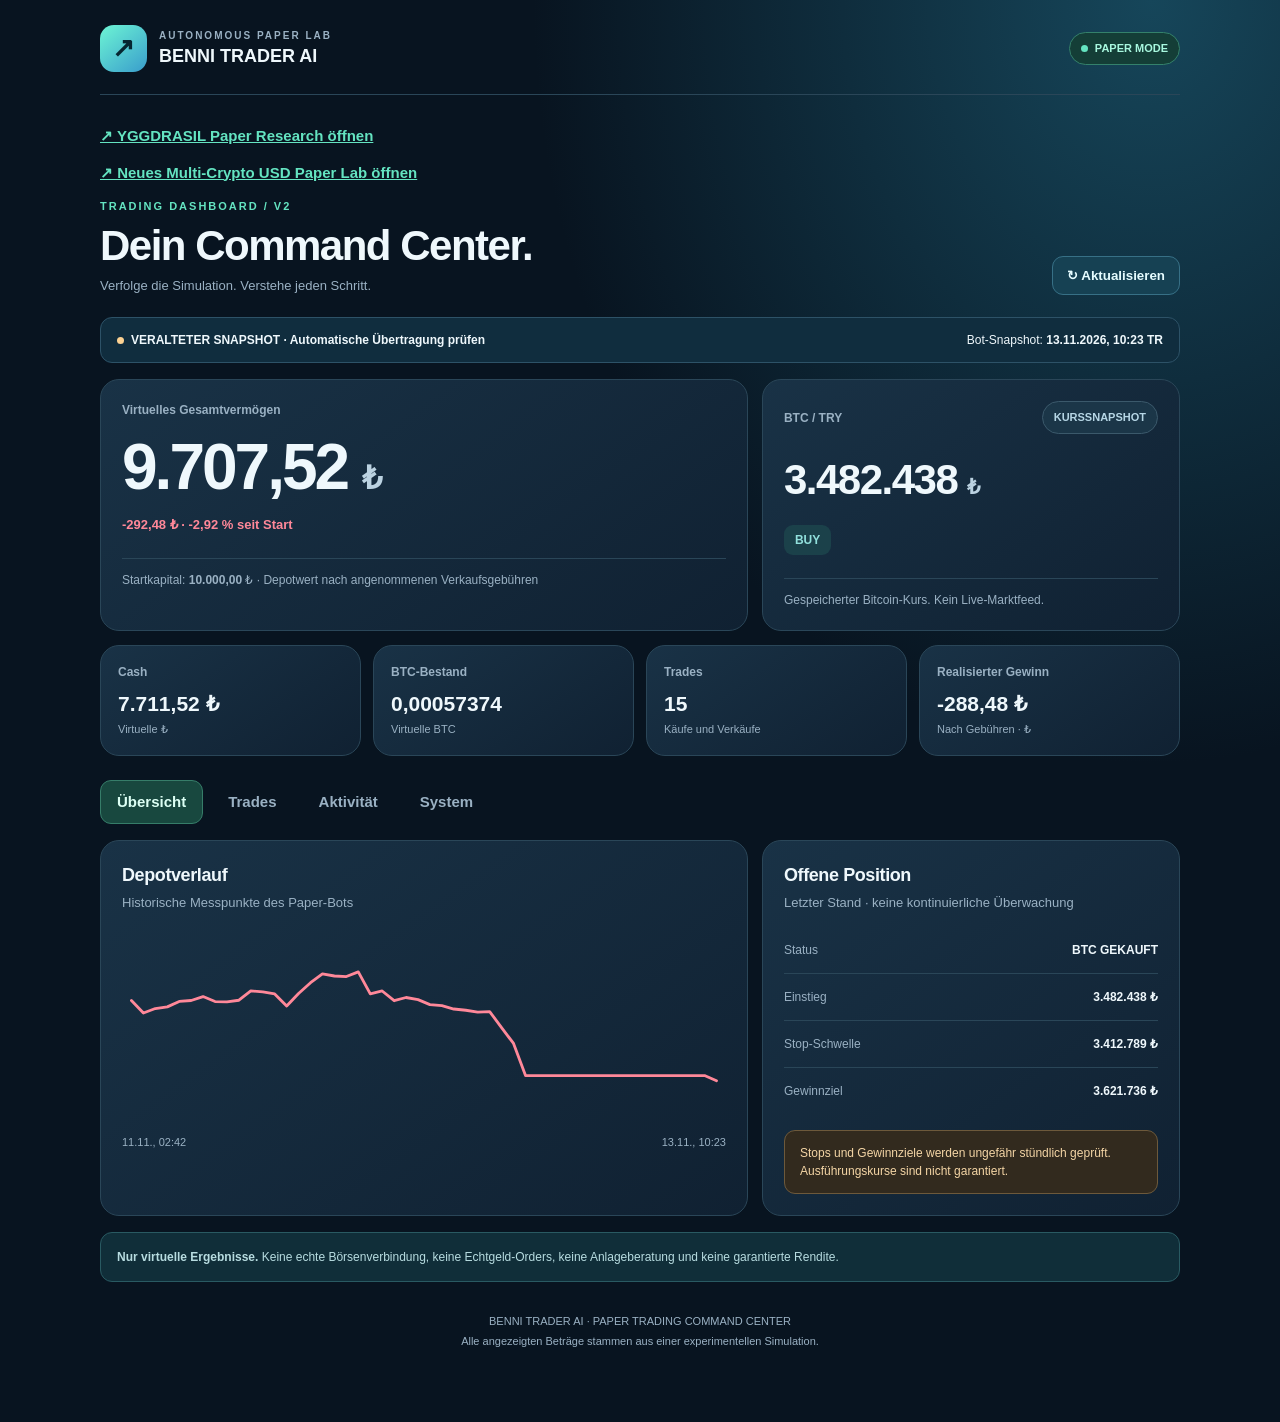
<file: index.html>
<!doctype html>
<html lang="de">
<head>
<meta charset="utf-8"><meta name="viewport" content="width=device-width,initial-scale=1">
<meta name="theme-color" content="#081420">
<meta name="description" content="BENNI TRADER AI, transparentes Paper-Trading-Dashboard mit Depotverlauf, Kursdaten und virtuellen Trades.">
<title>BENNI TRADER AI | Command Center</title>
<link rel="stylesheet" href="./styles.css">
<script src="./app.js" defer></script>
</head>
<body><main>
<header class="top">
<div class="brand"><div class="mark" aria-hidden="true">↗</div>
<div><div class="brand-small">AUTONOMOUS PAPER LAB</div><div class="brand-name">BENNI TRADER AI</div></div></div>
<span class="pill"><span class="dot"></span>PAPER MODE</span>
</header>
<p style="margin-bottom:14px"><a href="./paper.html" style="color:#64e4c1;font-weight:750">↗ YGGDRASIL Paper Research öffnen</a></p>
<p style="margin-bottom:14px"><a href="./multi.html" style="color:#64e4c1;font-weight:750">↗ Neues Multi-Crypto USD Paper Lab öffnen</a></p><div class="head"><div><div class="eyebrow">TRADING DASHBOARD / V2</div>
<h1>Dein Command Center.</h1><p class="sub">Verfolge die Simulation. Verstehe jeden Schritt.</p></div>
<button class="btn" id="refresh" type="button">↻ Aktualisieren</button></div>
<div class="status warning" id="statusBox" role="status" aria-live="polite">
<div><span class="dot"></span><strong id="statusText">Lade gespeicherte Bot-Daten …</strong></div>
<div>Bot-Snapshot: <strong id="updatedAt">Noch nicht geladen</strong></div>
</div>
<div class="layout">
<section class="card"><div class="label">Virtuelles Gesamtvermögen</div>
<div class="equity"><span id="equity">—</span> <span class="unit">₺</span></div>
<div class="change" id="change">Warte auf Snapshot …</div>
<div class="footline">Startkapital: <strong id="initial">—</strong> ₺ · Depotwert nach angenommenen Verkaufsgebühren</div></section>
<section class="card"><div class="between"><span class="label">BTC / TRY</span><span class="pill" style="background:#1b3648;border-color:#3b596b;color:#b6d6e5">KURSSNAPSHOT</span></div>
<div class="market"><span id="price">—</span> <span class="unit">₺</span></div>
<div class="signal" id="signal">—</div>
<div class="footline">Gespeicherter Bitcoin-Kurs. Kein Live-Marktfeed.</div></section>
</div>
<div class="metrics">
<section class="card metric"><div class="label">Cash</div><div class="value" id="cash">—</div><div class="hint">Virtuelle ₺</div></section>
<section class="card metric"><div class="label">BTC-Bestand</div><div class="value" id="btc">—</div><div class="hint">Virtuelle BTC</div></section>
<section class="card metric"><div class="label">Trades</div><div class="value" id="count">—</div><div class="hint">Käufe und Verkäufe</div></section>
<section class="card metric"><div class="label">Realisierter Gewinn</div><div class="value" id="realized">—</div><div class="hint">Nach Gebühren · ₺</div></section>
</div>
<nav class="tabs" aria-label="Dashboard-Bereiche">
<button type="button" data-view="overview" aria-selected="true">Übersicht</button>
<button type="button" data-view="trades" aria-selected="false">Trades</button>
<button type="button" data-view="events" aria-selected="false">Aktivität</button>
<button type="button" data-view="system" aria-selected="false">System</button>
</nav>
<section class="view" id="overview">
<div class="layout">
<div class="card"><h2>Depotverlauf</h2><p class="sub">Historische Messpunkte des Paper-Bots</p>
<div class="chart" id="chart"><p class="empty">Messpunkte werden geladen …</p></div>
<div class="chart-caption"><span id="chartStart">—</span><span id="chartEnd">—</span></div></div>
<div class="card"><h2>Offene Position</h2><p class="sub">Letzter Stand · keine kontinuierliche Überwachung</p>
<div style="margin-top:14px">
<div class="kv"><span>Status</span><strong id="position">—</strong></div>
<div class="kv"><span>Einstieg</span><strong id="entry">—</strong></div>
<div class="kv"><span>Stop-Schwelle</span><strong id="stop">—</strong></div>
<div class="kv"><span>Gewinnziel</span><strong id="target">—</strong></div>
</div><div class="notice">Stops und Gewinnziele werden ungefähr stündlich geprüft. Ausführungskurse sind nicht garantiert.</div></div>
</div></section>
<section class="view" id="trades" hidden><div class="card">
<h2>Virtuelle Trades</h2><p class="sub">Käufe, Verkäufe und Ergebnis</p>
<ul class="list" id="tradeList"><li class="empty">Noch keine Daten</li></ul></div></section>
<section class="view" id="events" hidden><div class="card">
<h2>Bot-Aktivität</h2><p class="sub">Gespeicherte BTC-Kurse und Signale</p>
<ul class="list" id="eventList"><li class="empty">Noch keine Daten</li></ul></div></section>
<section class="view" id="system" hidden>
<div class="layout">
<div class="card"><h2>Systemstatus</h2>
<div class="kv"><span>Modus</span><strong class="positive">Nur Paper-Trading</strong></div>
<div class="kv"><span>Markt</span><strong>BTC / TRY</strong></div>
<div class="kv"><span>Browser prüft Updates</span><strong>Alle 60 Sekunden</strong></div>
<div class="kv"><span>Bot-Datenstand</span><strong id="systemUpdated">—</strong></div>
<div class="kv"><span>Risikostopp</span><strong id="halt">—</strong></div>
<div class="kv"><span>Letzter Abruf</span><strong id="checked">—</strong></div>
</div>
<div class="card"><h2>So funktioniert die Aktualisierung</h2>
<p class="sub" style="margin-top:12px">Diese Seite lädt die öffentliche Datei <code>data.json</code> beim Öffnen und alle 60 Sekunden. Sie zeigt neue Werte erst, nachdem der private Paper-Bot sie übertragen und GitHub Pages sie veröffentlicht hat.</p>
<div class="notice">Neue Werte können verzögert erscheinen. Eine fehlende Übertragung wird als veralteter Snapshot gekennzeichnet.</div>
</div></div></section>
<div class="info"><strong>Nur virtuelle Ergebnisse.</strong> Keine echte Börsenverbindung, keine Echtgeld-Orders, keine Anlageberatung und keine garantierte Rendite.</div>
<footer>BENNI TRADER AI · PAPER TRADING COMMAND CENTER<br>Alle angezeigten Beträge stammen aus einer experimentellen Simulation.</footer>
</main></body></html>
</file>
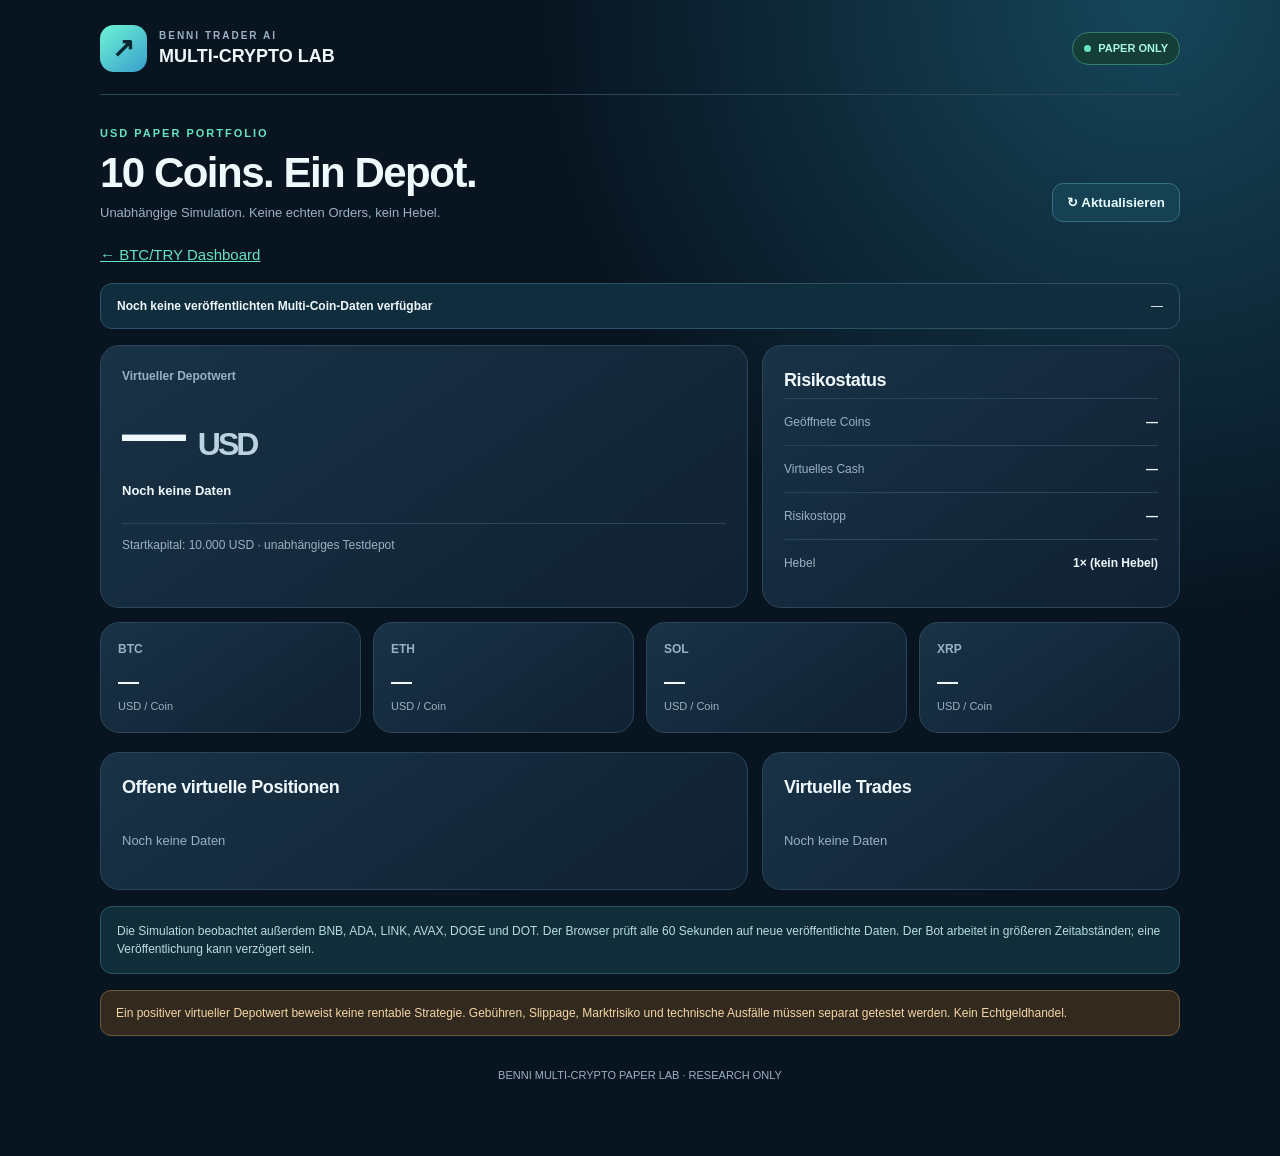
<file: multi.html>
<!doctype html><html lang="de"><head><meta charset="utf-8"><meta name="viewport" content="width=device-width,initial-scale=1"><meta name="theme-color" content="#081420"><title>BENNI | Multi-Crypto USD Paper Lab</title><link rel="stylesheet" href="./styles.css"></head><body><main>
<header class="top"><div class="brand"><div class="mark">↗</div><div><div class="brand-small">BENNI TRADER AI</div><div class="brand-name">MULTI-CRYPTO LAB</div></div></div><span class="pill"><span class="dot"></span>PAPER ONLY</span></header>
<div class="head"><div><div class="eyebrow">USD PAPER PORTFOLIO</div><h1>10 Coins. Ein Depot.</h1><p class="sub">Unabhängige Simulation. Keine echten Orders, kein Hebel.</p></div><button class="btn" id="reload">↻ Aktualisieren</button></div>
<p style="margin-bottom:16px"><a href="./index.html" style="color:#64e4c1">← BTC/TRY Dashboard</a></p>
<div class="status warning" id="status" role="status"><strong id="message">Warte auf ersten veröffentlichten Multi-Coin-Snapshot …</strong><span id="updated">—</span></div>
<div class="layout"><section class="card"><div class="label">Virtueller Depotwert</div><div class="equity"><span id="equity">—</span> <span class="unit">USD</span></div><div id="pnl" class="change">Noch keine Daten</div><div class="footline">Startkapital: 10.000 USD · unabhängiges Testdepot</div></section>
<section class="card"><h2>Risikostatus</h2><div class="kv"><span>Geöffnete Coins</span><strong id="open">—</strong></div><div class="kv"><span>Virtuelles Cash</span><strong id="cash">—</strong></div><div class="kv"><span>Risikostopp</span><strong id="halt">—</strong></div><div class="kv"><span>Hebel</span><strong>1× (kein Hebel)</strong></div></section></div>
<div class="metrics"><section class="card metric"><div class="label">BTC</div><div class="value" id="BTC">—</div><div class="hint">USD / Coin</div></section><section class="card metric"><div class="label">ETH</div><div class="value" id="ETH">—</div><div class="hint">USD / Coin</div></section><section class="card metric"><div class="label">SOL</div><div class="value" id="SOL">—</div><div class="hint">USD / Coin</div></section><section class="card metric"><div class="label">XRP</div><div class="value" id="XRP">—</div><div class="hint">USD / Coin</div></section></div>
<div class="layout"><section class="card"><h2>Offene virtuelle Positionen</h2><ul id="positions" class="list"><li class="empty">Noch keine Daten</li></ul></section><section class="card"><h2>Virtuelle Trades</h2><ul id="trades" class="list"><li class="empty">Noch keine Daten</li></ul></section></div>
<div class="info">Die Simulation beobachtet außerdem BNB, ADA, LINK, AVAX, DOGE und DOT. Der Browser prüft alle 60 Sekunden auf neue veröffentlichte Daten. Der Bot arbeitet in größeren Zeitabständen; eine Veröffentlichung kann verzögert sein.</div>
<div class="notice">Ein positiver virtueller Depotwert beweist keine rentable Strategie. Gebühren, Slippage, Marktrisiko und technische Ausfälle müssen separat getestet werden. Kein Echtgeldhandel.</div>
<footer>BENNI MULTI-CRYPTO PAPER LAB · RESEARCH ONLY</footer>
</main><script>
(()=>{"use strict";const $=id=>document.getElementById(id);const n=(x,d=2)=>typeof x==="number"&&Number.isFinite(x)?x.toLocaleString("de-DE",{minimumFractionDigits:d,maximumFractionDigits:d}):"—";const set=(id,v)=>{$(id).textContent=String(v)};const time=x=>new Intl.DateTimeFormat("de-DE",{timeZone:"Europe/Istanbul",day:"2-digit",month:"2-digit",year:"numeric",hour:"2-digit",minute:"2-digit"}).format(new Date(x))+" TR";let busy=false,old=null;
function add(id,title,sub,right){const li=document.createElement("li");li.className="item";const box=document.createElement("div"),h=document.createElement("div"),s=document.createElement("div"),r=document.createElement("div");h.className="item-title";h.textContent=title;s.className="item-sub";s.textContent=sub;r.className="item-right";r.textContent=right;box.append(h,s);li.append(box,r);$(id).append(li)}
async function load(){if(busy)return;busy=true;$("reload").disabled=true;try{const response=await fetch("./multi-data.json?t="+Date.now(),{cache:"no-store"});if(!response.ok)throw Error("Noch kein veröffentlichter Snapshot");const d=await response.json();if(d.mode!=="paper"||d.currency!=="USD"||d.market!=="MULTI"||d.schema!==1||!Number.isFinite(d.equity)||!Number.isFinite(d.cash)||!Number.isFinite(d.initial_capital)||!Array.isArray(d.trades)||!d.positions||!d.prices)throw Error("Ungültige Daten");if(old&&new Date(d.updated_at)<new Date(old.updated_at))throw Error("Ältere Daten");old=d;set("equity",n(d.equity));const pnl=d.equity-d.initial_capital;set("pnl",(pnl>0?"+":"")+n(pnl)+" USD · "+n(pnl/d.initial_capital*100)+" %");$("pnl").className="change "+(pnl>=0?"positive":"negative");set("cash",n(d.cash)+" USD");set("open",Object.keys(d.positions).length);set("halt",d.risk_halt?"AKTIV":"Inaktiv");for(const coin of ["BTC","ETH","SOL","XRP"])set(coin,n(d.prices[coin]));$("positions").replaceChildren();for(const [symbol,p] of Object.entries(d.positions))add("positions",symbol,"Menge: "+n(p.quantity,6),n(p.quantity*d.prices[symbol])+" USD");if(!Object.keys(d.positions).length)add("positions","Keine offene Position","Bot wartet auf Handelssignal","");$("trades").replaceChildren();for(const t of [...d.trades].reverse().slice(0,15))add("trades",t.symbol+" · "+t.action,time(t.time),n(t.price_usd)+" USD");if(!d.trades.length)add("trades","Noch keine Trades","Simulation gestartet","");set("updated",time(d.updated_at));const age=(Date.now()-new Date(d.updated_at))/60000;$("status").className="status"+(age>150?" warning":"");set("message",age>150?"Veralteter Snapshot · Synchronisierung prüfen":"Paper-Snapshot geladen");}catch(e){$("status").className="status warning";set("message",old?"Kein neuer Snapshot · letzter Stand bleibt sichtbar":"Noch keine veröffentlichten Multi-Coin-Daten verfügbar");}finally{busy=false;$("reload").disabled=false}}
$("reload").addEventListener("click",load);load();setInterval(load,60000);
})();
</script></body></html>
</file>
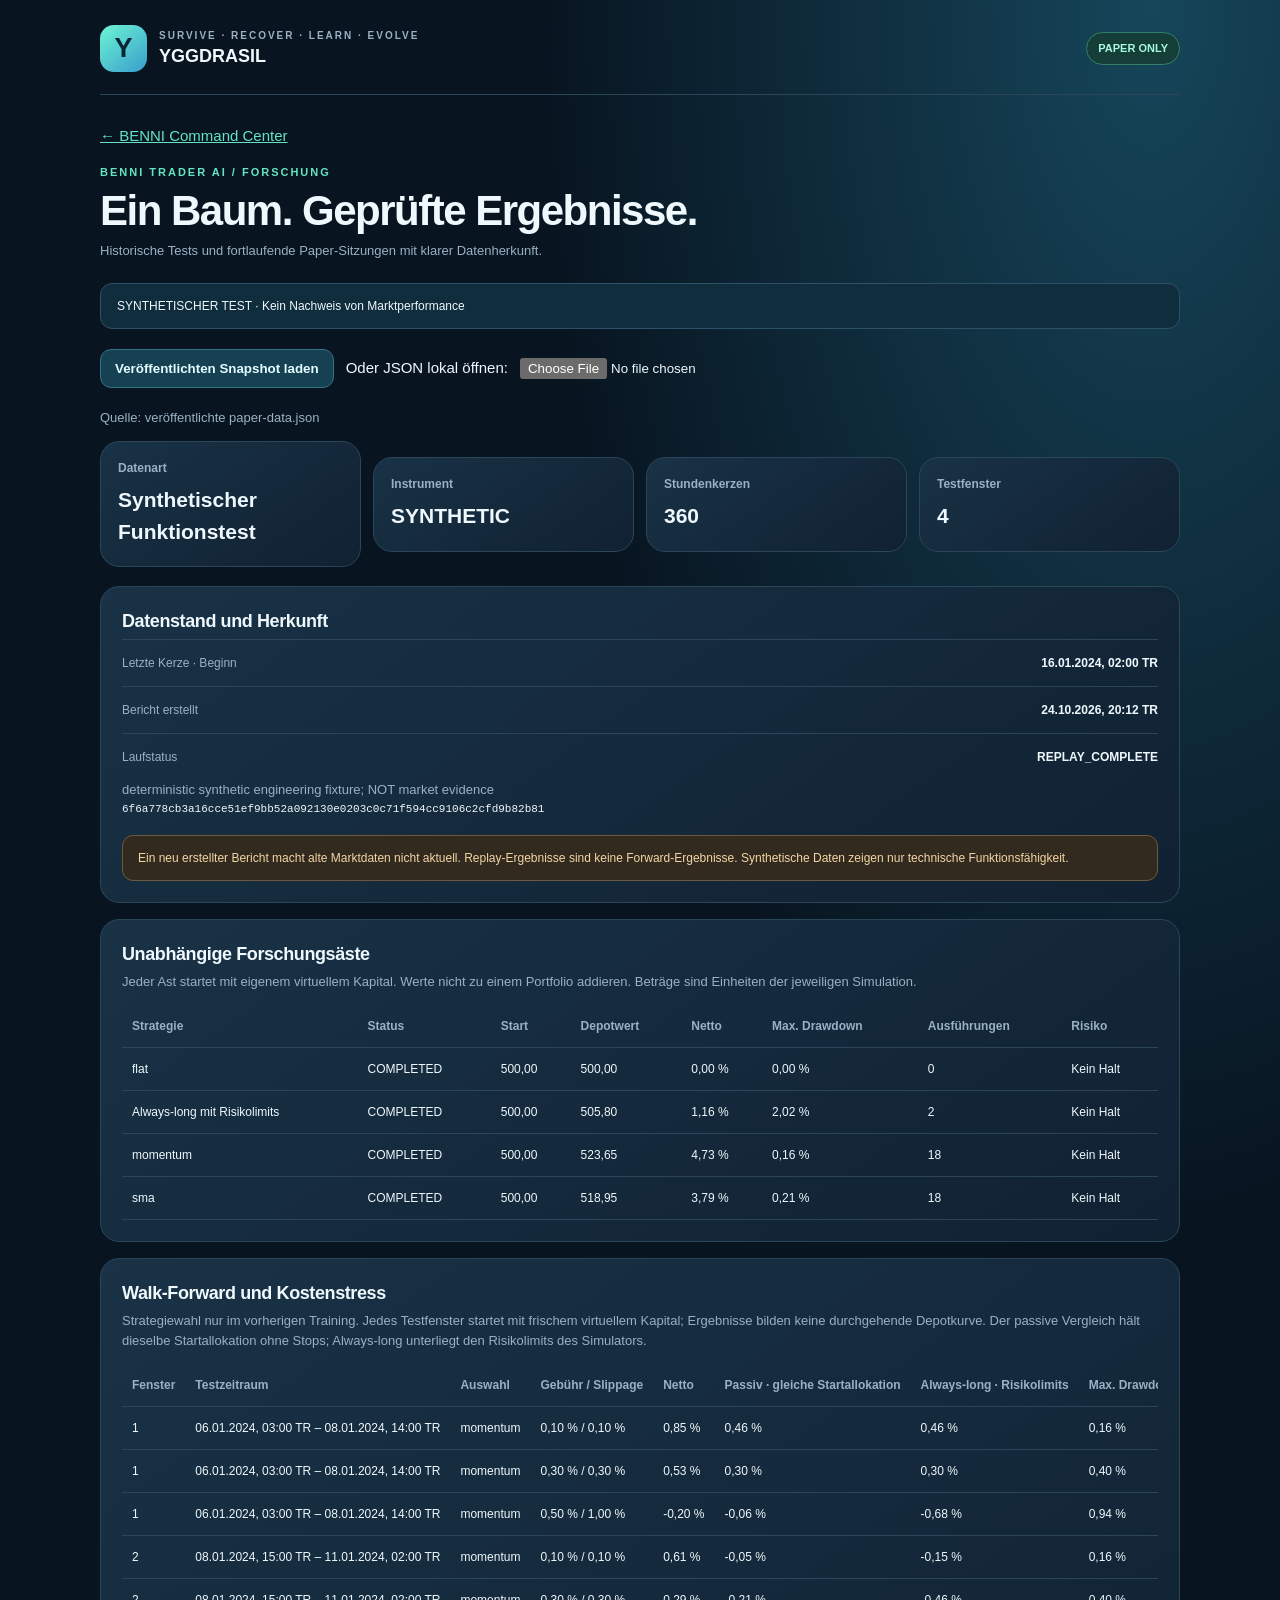
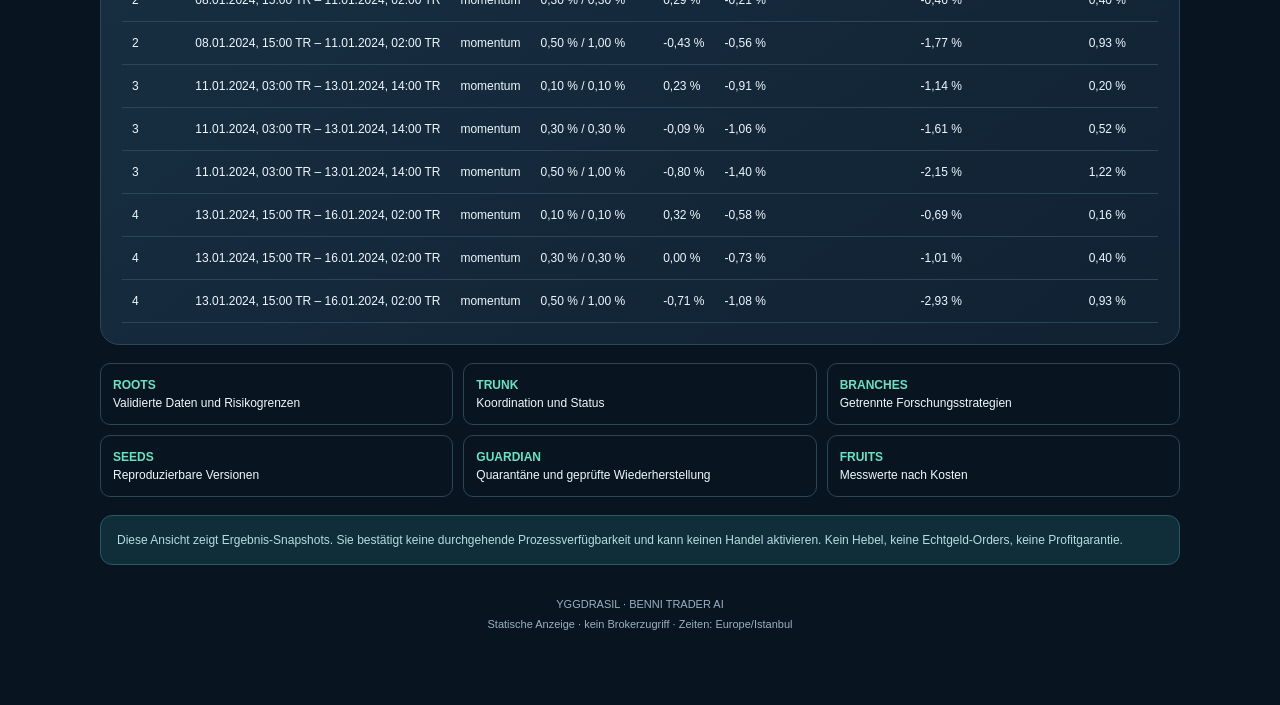
<file: paper.html>
<!doctype html>
<html lang="de"><head><meta charset="utf-8"><meta name="viewport" content="width=device-width,initial-scale=1">
<meta name="theme-color" content="#081420"><title>YGGDRASIL | Paper Research</title>
<link rel="stylesheet" href="./styles.css"><script src="./paper.js" defer></script>
<style>
a{color:var(--mint)}.controls{display:flex;gap:12px;align-items:center;flex-wrap:wrap;margin:20px 0}.table-wrap{overflow:auto;margin-top:14px}table{border-collapse:collapse;width:100%;font-size:12px}th,td{padding:12px 10px;border-bottom:1px solid var(--edge);text-align:left;white-space:nowrap}th{color:var(--muted)}.block{margin-top:16px}.hash{overflow-wrap:anywhere;font:11px/1.7 monospace}input{max-width:100%}.tree{display:grid;grid-template-columns:repeat(3,1fr);gap:10px;margin:18px 0}.tree div{border:1px solid var(--edge);border-radius:10px;padding:12px;font-size:12px}.tree strong{display:block;color:var(--mint)}@media(max-width:600px){.tree{grid-template-columns:1fr 1fr}.head{display:block}}
</style></head><body><main>
<header class="top"><div class="brand"><div class="mark" aria-hidden="true">Y</div><div><div class="brand-small">SURVIVE · RECOVER · LEARN · EVOLVE</div><div class="brand-name">YGGDRASIL</div></div></div><span class="pill">PAPER ONLY</span></header>
<a href="./index.html">← BENNI Command Center</a>
<div class="head block"><div><div class="eyebrow">BENNI TRADER AI / FORSCHUNG</div><h1>Ein Baum. Geprüfte Ergebnisse.</h1><p class="sub">Historische Tests und fortlaufende Paper-Sitzungen mit klarer Datenherkunft.</p></div></div>
<div id="paper-status" class="status warning" role="status" aria-live="polite">Lade Paper-Snapshot …</div>
<div class="controls"><button type="button" class="btn" id="paper-refresh">Veröffentlichten Snapshot laden</button><label for="paper-file">Oder JSON lokal öffnen:</label><input id="paper-file" type="file" accept=".json,application/json"></div>
<p id="loaded-from" class="sub">Lokale Dateien werden nur im Browser verarbeitet.</p>
<div class="metrics"><section class="card metric"><div class="label">Datenart</div><div class="value" id="dataset-kind">—</div></section><section class="card metric"><div class="label">Instrument</div><div class="value" id="symbol">—</div></section><section class="card metric"><div class="label">Stundenkerzen</div><div class="value" id="bar-count">—</div></section><section class="card metric"><div class="label">Testfenster</div><div class="value" id="fold-count">—</div></section></div>
<section class="card"><h2>Datenstand und Herkunft</h2><div class="kv"><span>Letzte Kerze · Beginn</span><strong id="market-time">—</strong></div><div class="kv"><span>Bericht erstellt</span><strong id="generated-time">—</strong></div><div class="kv"><span>Laufstatus</span><strong id="run-status">—</strong></div><p id="dataset-source" class="sub">—</p><p id="dataset-hash" class="hash">—</p><div class="notice">Ein neu erstellter Bericht macht alte Marktdaten nicht aktuell. Replay-Ergebnisse sind keine Forward-Ergebnisse. Synthetische Daten zeigen nur technische Funktionsfähigkeit.</div></section>
<section class="card block"><h2>Unabhängige Forschungsäste</h2><p class="sub">Jeder Ast startet mit eigenem virtuellem Kapital. Werte nicht zu einem Portfolio addieren. Beträge sind Einheiten der jeweiligen Simulation.</p><div class="table-wrap"><table><thead><tr><th>Strategie</th><th>Status</th><th>Start</th><th>Depotwert</th><th>Netto</th><th>Max. Drawdown</th><th>Ausführungen</th><th>Risiko</th></tr></thead><tbody id="branch-rows"></tbody></table></div></section>
<section class="card block"><h2>Walk-Forward und Kostenstress</h2><p class="sub">Strategiewahl nur im vorherigen Training. Jedes Testfenster startet mit frischem virtuellem Kapital; Ergebnisse bilden keine durchgehende Depotkurve. Der passive Vergleich hält dieselbe Startallokation ohne Stops; Always-long unterliegt den Risikolimits des Simulators.</p><p id="fold-empty" class="empty">Keine Walk-Forward-Fenster in diesem Snapshot.</p><div class="table-wrap"><table><thead><tr><th>Fenster</th><th>Testzeitraum</th><th>Auswahl</th><th>Gebühr / Slippage</th><th>Netto</th><th>Passiv · gleiche Startallokation</th><th>Always-long · Risikolimits</th><th>Max. Drawdown</th><th>Risiko</th></tr></thead><tbody id="fold-rows"></tbody></table></div></section>
<div class="tree" aria-label="Architekturrollen"><div><strong>ROOTS</strong>Validierte Daten und Risikogrenzen</div><div><strong>TRUNK</strong>Koordination und Status</div><div><strong>BRANCHES</strong>Getrennte Forschungsstrategien</div><div><strong>SEEDS</strong>Reproduzierbare Versionen</div><div><strong>GUARDIAN</strong>Quarantäne und geprüfte Wiederherstellung</div><div><strong>FRUITS</strong>Messwerte nach Kosten</div></div>
<div class="info">Diese Ansicht zeigt Ergebnis-Snapshots. Sie bestätigt keine durchgehende Prozessverfügbarkeit und kann keinen Handel aktivieren. Kein Hebel, keine Echtgeld-Orders, keine Profitgarantie.</div>
<footer>YGGDRASIL · BENNI TRADER AI<br>Statische Anzeige · kein Brokerzugriff · Zeiten: Europe/Istanbul</footer>
</main></body></html>
</file>
<file: styles.css>
:root{color-scheme:dark;--bg:#081420;--card:#132637;--edge:#2a4658;--text:#eff8fc;--muted:#9ab1c3;--mint:#64e4c1;--red:#ff8899;--amber:#fbd192}
*{box-sizing:border-box}html{scroll-behavior:smooth}body{margin:0;background:radial-gradient(ellipse at 90% 0,#16465a,transparent 38%),var(--bg);color:var(--text);font:15px/1.5 -apple-system,BlinkMacSystemFont,"Segoe UI",sans-serif}
main{max-width:1120px;margin:0 auto;padding:25px 20px 70px}.top,.brand,.head,.between,.status,.tabs,.change,.metrics{display:flex;align-items:center;justify-content:space-between;gap:12px}.top{border-bottom:1px solid var(--edge);padding-bottom:22px;margin-bottom:30px}.brand{justify-content:flex-start}.mark{display:grid;place-items:center;width:47px;height:47px;border-radius:14px;background:linear-gradient(140deg,#6df5d4,#399dcc);color:#062631;font-weight:900;font-size:27px}.brand-name{font-size:18px;font-weight:850}.brand-small{font-size:10px;color:var(--muted);letter-spacing:2px;font-weight:800}.pill{padding:7px 11px;background:#143e37;border:1px solid #34816b;border-radius:30px;color:#a8f8df;font-size:11px;font-weight:850;white-space:nowrap}.dot{display:inline-block;border-radius:50%;width:7px;height:7px;background:var(--mint);margin-right:7px}.head{align-items:flex-end;margin-bottom:22px}.eyebrow{font-size:11px;color:var(--mint);font-weight:800;letter-spacing:2px}h1{font-size:clamp(28px,4vw,42px);letter-spacing:-1.5px;line-height:1.13;margin:7px 0}h2{font-size:18px;letter-spacing:-.4px;margin:0 0 4px}p{margin:0}.muted,.sub{color:var(--muted)}.sub{font-size:13px}.btn{border:1px solid #377086;background:#164153;color:#e5fcff;border-radius:11px;padding:11px 14px;font-weight:800;cursor:pointer}.btn:disabled{opacity:.5}.btn:focus-visible,button:focus-visible{outline:2px solid var(--mint);outline-offset:3px}
.status{flex-wrap:wrap;border:1px solid #2d5267;background:#102d3e;border-radius:12px;padding:13px 16px;margin-bottom:16px;font-size:12px}.status.warning .dot{background:var(--amber)}.status.error .dot{background:var(--red)}.status strong{font-weight:750}.layout{display:grid;grid-template-columns:1.55fr 1fr;gap:14px}.card{background:linear-gradient(145deg,#193246,#102132);border:1px solid var(--edge);border-radius:19px;padding:21px}.label{font-size:12px;color:var(--muted);font-weight:700}.equity{font-size:clamp(40px,5.8vw,64px);font-weight:850;letter-spacing:-3px;line-height:1.25;margin:8px 0}.unit{font-size:.5em;color:#bbd2e1;font-weight:700}.change{justify-content:flex-start;font-size:13px;font-weight:750}.positive{color:var(--mint)}.negative{color:var(--red)}.footline{border-top:1px solid var(--edge);margin-top:23px;padding-top:12px;color:var(--muted);font-size:12px}.market{font-size:clamp(28px,3.7vw,42px);font-weight:820;letter-spacing:-1.5px;margin:14px 0}.signal{display:inline-block;color:#91e0dc;background:#1b414a;border-radius:9px;padding:6px 11px;font-size:12px;font-weight:850}.metrics{display:grid;grid-template-columns:repeat(4,minmax(0,1fr));gap:12px;margin:14px 0 19px}.metric{padding:17px}.value{font-size:21px;font-weight:790;overflow-wrap:anywhere;margin:7px 0 2px}.hint{font-size:11px;color:var(--muted)}.tabs{justify-content:flex-start;overflow:auto;gap:8px;margin:24px 0 16px}.tabs button{border:1px solid transparent;border-radius:11px;background:transparent;color:var(--muted);padding:10px 16px;white-space:nowrap;font:inherit;cursor:pointer;font-weight:700}.tabs button[aria-selected=true]{background:#18483f;border-color:#367d69;color:#dcfff4}.view[hidden]{display:none}.chart{height:205px;display:grid;place-items:center;margin-top:16px}.chart svg{width:100%;height:200px}.chart-caption{display:flex;justify-content:space-between;color:var(--muted);font-size:11px}.list{padding:0;margin:12px 0 0;list-style:none}.item,.kv{border-top:1px solid var(--edge);padding:14px 0;display:flex;justify-content:space-between;gap:10px;align-items:center}.item:first-child,.kv:first-child{border:0}.item-title{font-weight:750;font-size:13px}.item-sub{font-size:12px;color:var(--muted);margin-top:3px}.item-right{text-align:right;font-size:13px;font-weight:750}.kv span{color:var(--muted);font-size:12px}.kv strong{font-size:12px;text-align:right}.notice{background:#322a1e;border:1px solid #6d593b;color:#f4d5a5;border-radius:11px;padding:13px 15px;font-size:12px;line-height:1.5;margin-top:16px}.info{border:1px solid #295a62;background:#102e39;color:#b7dce0;padding:15px 16px;border-radius:12px;margin-top:16px;font-size:12px}.empty{color:var(--muted);padding:18px 0;font-size:13px}footer{text-align:center;margin-top:30px;font-size:11px;color:var(--muted);line-height:1.8}
@media(max-width:800px){.layout{grid-template-columns:1fr}.metrics{grid-template-columns:repeat(2,minmax(0,1fr))}}@media(max-width:520px){main{padding:18px 14px 50px}.card{padding:17px}.metric{padding:15px}.value{font-size:19px}.equity{font-size:44px}.mark{width:42px;height:42px}.brand-name{font-size:15px}.brand-small{font-size:9px}.status{align-items:flex-start}.head{align-items:center}.btn{padding:10px}.chart{height:170px}.chart svg{height:165px}}
</file>
